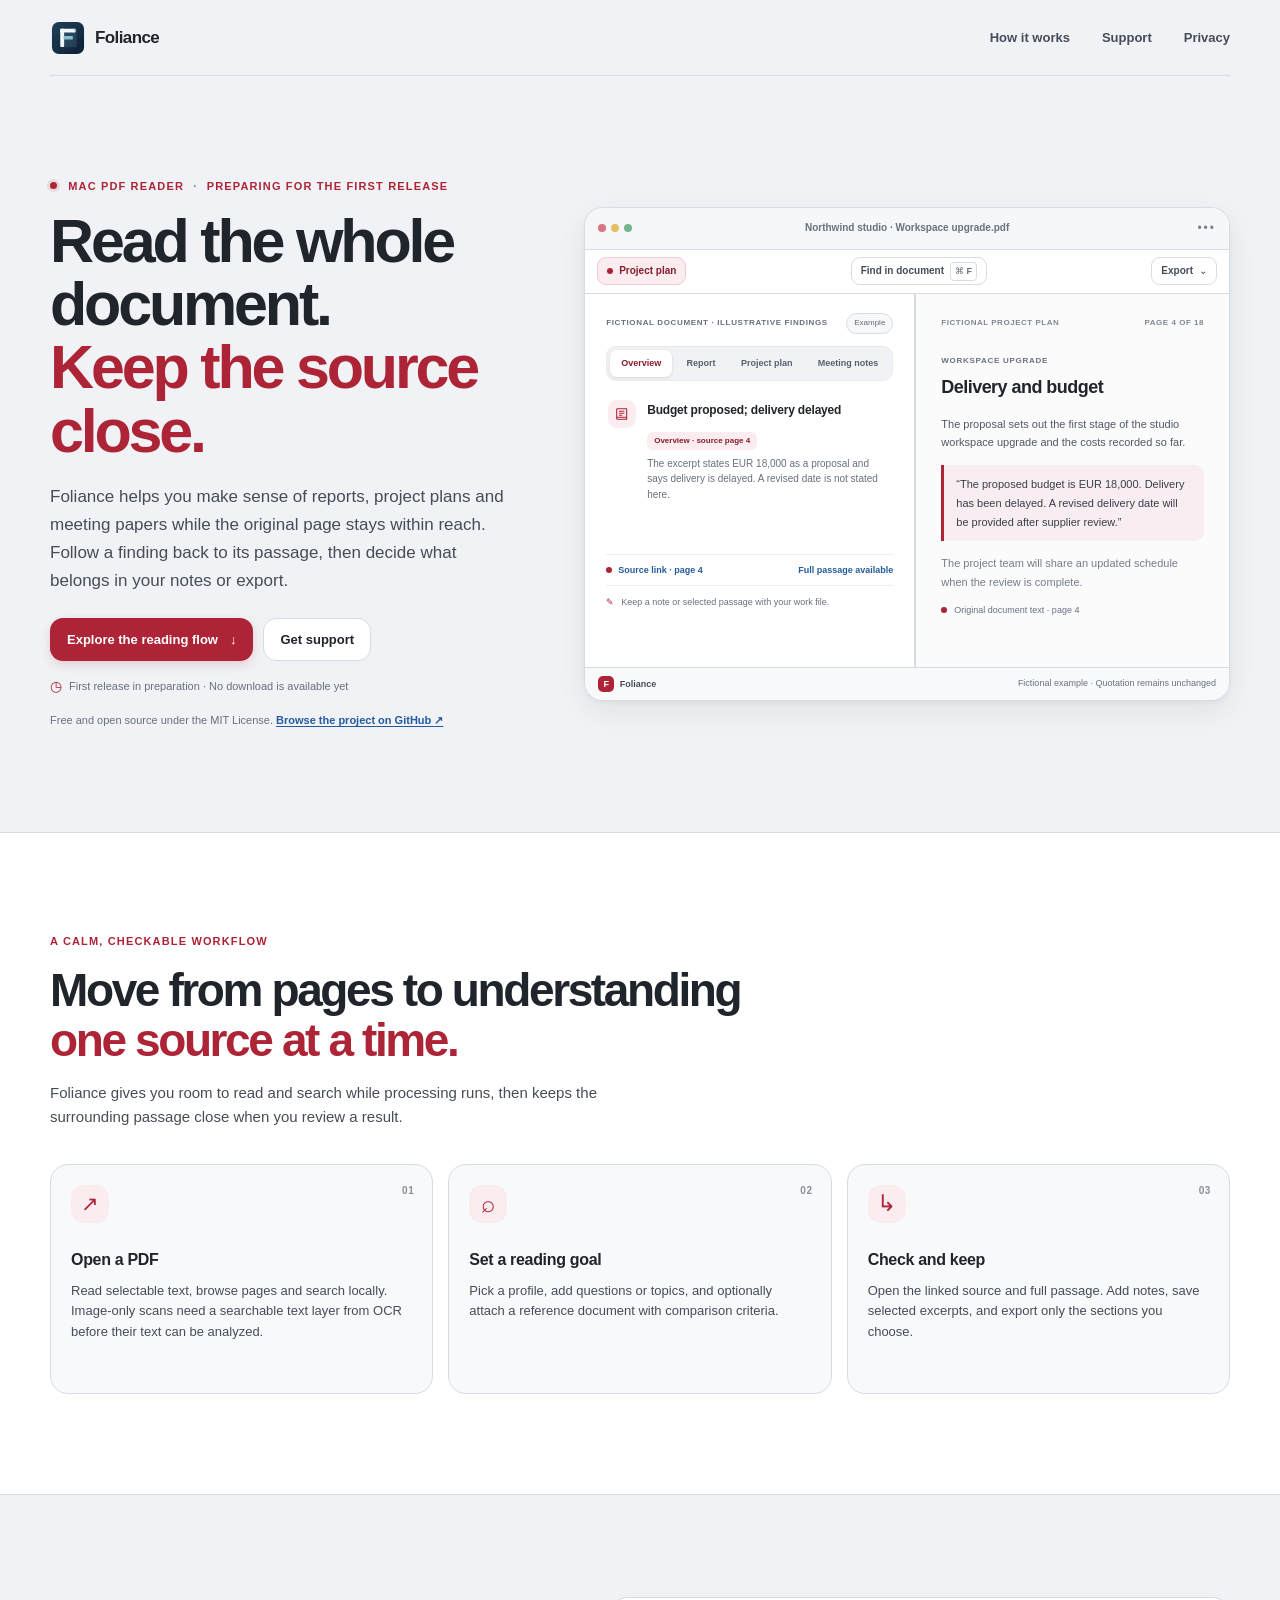
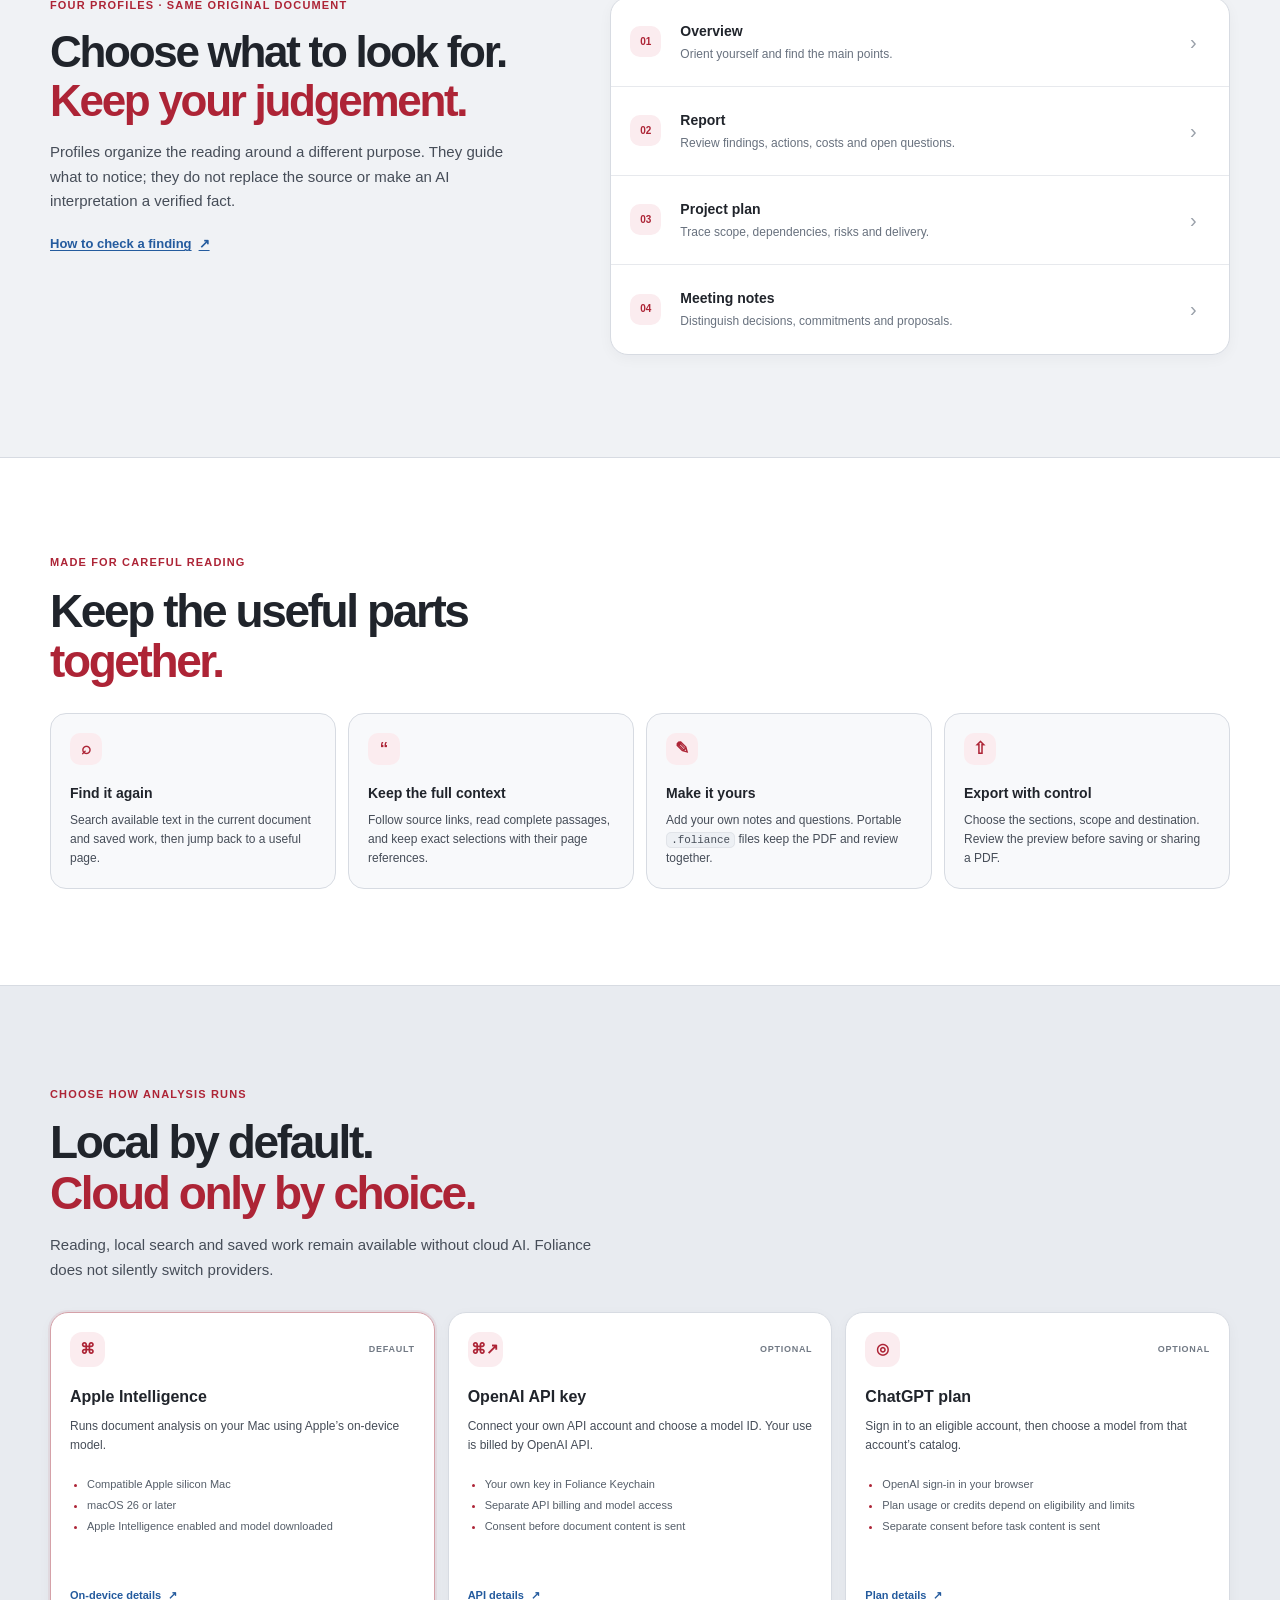
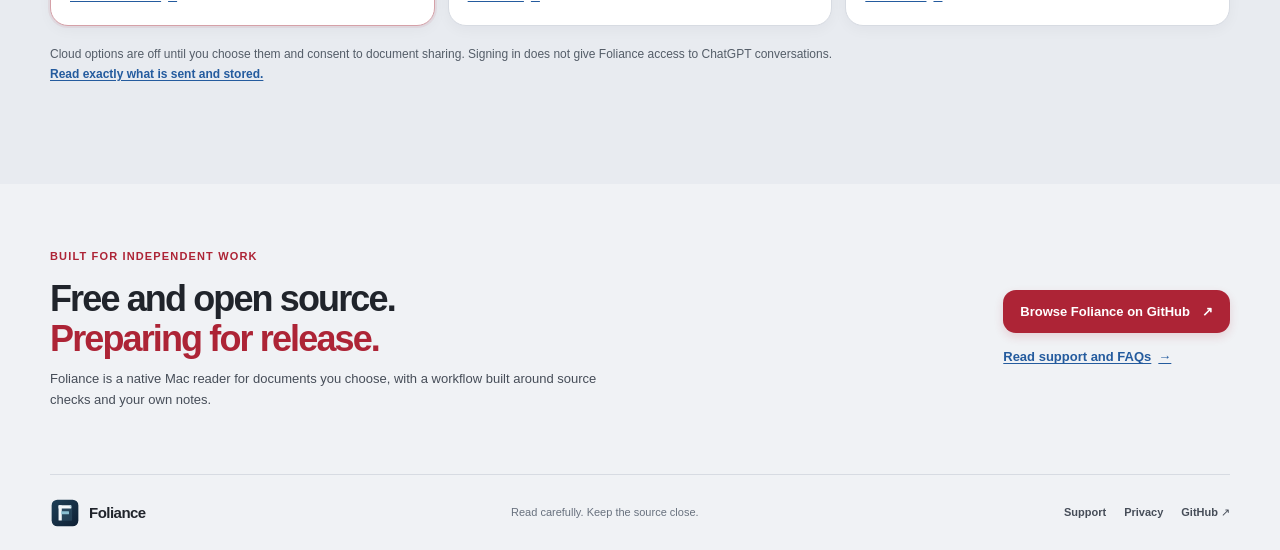
<file: index.html>
<!doctype html>
<html lang="en">
<head>
  <meta charset="utf-8">
  <meta name="viewport" content="width=device-width, initial-scale=1">
  <meta name="color-scheme" content="light">
  <meta name="theme-color" content="#f0f2f5">
  <meta name="description" content="Foliance is a Mac PDF reader for source-linked summaries, useful reading profiles, notes, local search, and export.">
  <title>Foliance — Read with the source in reach</title>
  <link rel="icon" type="image/svg+xml" href="assets/foliance.svg?v=2">
  <link rel="stylesheet" href="style.css">
  <script type="module" src="site.js"></script>
</head>
<body>
  <a class="skip-link" href="#main">Skip to content</a>
  <header class="site-header wrap">
    <a class="brand" href="index.html" aria-label="Foliance home"><img src="assets/foliance.svg?v=2" width="36" height="36" alt=""><span>Foliance</span></a>
    <nav class="site-nav" aria-label="Main navigation"><a href="#reader">How it works</a><a href="support.html">Support</a><a href="privacy.html">Privacy</a></nav>
  </header>

  <main id="main">
    <section class="hero wrap" aria-labelledby="hero-title">
      <div class="hero-copy reveal">
        <p class="eyebrow"><span class="status-dot" aria-hidden="true"></span> Mac PDF reader <span class="eyebrow-divider">·</span> Preparing for the first release</p>
        <h1 id="hero-title">Read the whole document.<br><span>Keep the source close.</span></h1>
        <p class="hero-lede">Foliance helps you make sense of reports, project plans and meeting papers while the original page stays within reach. Follow a finding back to its passage, then decide what belongs in your notes or export.</p>
        <div class="hero-actions"><a class="button button-primary" href="#reader">Explore the reading flow <span aria-hidden="true">↓</span></a><a class="button button-secondary" href="support.html">Get support</a></div>
        <p class="release-note"><span aria-hidden="true">◷</span> First release in preparation · No download is available yet</p>
        <p class="opensource-note">Free and open source under the MIT License. <a href="https://github.com/SyntheticDiz/Foliance">Browse the project on GitHub <span aria-hidden="true">↗</span></a></p>
      </div>

      <div class="workbench-shell reveal" role="group" aria-label="Illustrative Foliance reading view using a fictional document">
        <div class="window-bar"><span class="window-dots" aria-hidden="true"><i></i><i></i><i></i></span><span class="window-title">Northwind studio · Workspace upgrade.pdf</span><span class="window-menu" aria-hidden="true">•••</span></div>
        <div class="workbench-toolbar"><span class="toolbar-chip"><span class="chip-dot"></span> Project plan</span><span class="toolbar-control">Find in document <kbd>⌘ F</kbd></span><span class="toolbar-control">Export <span aria-hidden="true">⌄</span></span></div>
        <div class="mock-columns">
          <section class="mock-review" aria-labelledby="profile-title">
            <div class="review-top"><span class="review-label">FICTIONAL DOCUMENT · ILLUSTRATIVE FINDINGS</span><span class="example-badge">Example</span></div>
            <div class="profile-tabs" role="tablist" aria-label="Explore reading profiles">
              <button id="tab-overview" type="button" role="tab" aria-selected="true" aria-controls="profile-panel" tabindex="0" data-profile="overview">Overview</button>
              <button id="tab-report" type="button" role="tab" aria-selected="false" aria-controls="profile-panel" tabindex="-1" data-profile="report">Report</button>
              <button id="tab-project" type="button" role="tab" aria-selected="false" aria-controls="profile-panel" tabindex="-1" data-profile="project">Project plan</button>
              <button id="tab-meeting" type="button" role="tab" aria-selected="false" aria-controls="profile-panel" tabindex="-1" data-profile="meeting">Meeting notes</button>
            </div>
            <div class="profile-panel" id="profile-panel" role="tabpanel" aria-labelledby="tab-overview" tabindex="0">
              <span class="panel-icon" aria-hidden="true"><svg viewBox="0 0 24 24"><path d="M4 5.5A1.5 1.5 0 0 1 5.5 4H19v16H5.5A1.5 1.5 0 0 1 4 18.5zM4 17h15M8 8h7M8 11h7M8 14h4"/></svg></span>
              <div><h3 id="profile-title">Budget proposed; delivery delayed</h3><span class="profile-status" id="profile-status">Overview · source page 4</span><p id="profile-description">The excerpt states EUR 18,000 as a proposal and says delivery is delayed. A revised date is not stated here.</p></div>
            </div>
            <div class="mock-links"><span><span class="link-dot"></span> Source link · page 4</span><span>Full passage available</span></div>
            <div class="mock-note"><span class="note-icon" aria-hidden="true">✎</span><span>Keep a note or selected passage with your work file.</span></div>
          </section>
          <section class="mock-document" aria-label="Fictional source document excerpt">
            <div class="mock-doc-head"><span>FICTIONAL PROJECT PLAN</span><span>PAGE 4 OF 18</span></div>
            <p class="doc-kicker">WORKSPACE UPGRADE</p><h2>Delivery and budget</h2>
            <p class="doc-copy">The proposal sets out the first stage of the studio workspace upgrade and the costs recorded so far.</p>
            <blockquote>“The proposed budget is EUR 18,000. Delivery has been delayed. A revised delivery date will be provided after supplier review.”</blockquote>
            <p class="doc-copy doc-copy-muted">The project team will share an updated schedule when the review is complete.</p>
            <div class="source-caption"><span class="source-mark" aria-hidden="true"></span> Original document text · page 4</div>
          </section>
        </div>
        <div class="workbench-foot"><span><b>F</b> Foliance</span><span>Fictional example · Quotation remains unchanged</span></div>
      </div>
    </section>

    <section class="flow-section" id="reader" aria-labelledby="flow-title">
      <div class="wrap">
        <div class="section-heading reveal"><p class="eyebrow">A calm, checkable workflow</p><h2 id="flow-title">Move from pages to understanding<br><span>one source at a time.</span></h2><p>Foliance gives you room to read and search while processing runs, then keeps the surrounding passage close when you review a result.</p></div>
        <div class="flow-grid">
          <article class="flow-card reveal"><span class="flow-step">01</span><div class="flow-symbol symbol-file" aria-hidden="true">↗</div><h3>Open a PDF</h3><p>Read selectable text, browse pages and search locally. Image-only scans need a searchable text layer from OCR before their text can be analyzed.</p></article>
          <article class="flow-card reveal"><span class="flow-step">02</span><div class="flow-symbol symbol-focus" aria-hidden="true">⌕</div><h3>Set a reading goal</h3><p>Pick a profile, add questions or topics, and optionally attach a reference document with comparison criteria.</p></article>
          <article class="flow-card reveal"><span class="flow-step">03</span><div class="flow-symbol symbol-source" aria-hidden="true">↳</div><h3>Check and keep</h3><p>Open the linked source and full passage. Add notes, save selected excerpts, and export only the sections you choose.</p></article>
        </div>
      </div>
    </section>

    <section class="profiles-section wrap" aria-labelledby="profiles-title">
      <div class="profiles-copy reveal"><p class="eyebrow">Four profiles · same original document</p><h2 id="profiles-title">Choose what to look for.<br><span>Keep your judgement.</span></h2><p>Profiles organize the reading around a different purpose. They guide what to notice; they do not replace the source or make an AI interpretation a verified fact.</p><a class="inline-link" href="support.html#check-a-finding">How to check a finding <span aria-hidden="true">↗</span></a></div>
      <div class="profile-list reveal">
        <article><span class="profile-number">01</span><div><h3>Overview</h3><p>Orient yourself and find the main points.</p></div><span class="list-chevron" aria-hidden="true">›</span></article>
        <article><span class="profile-number">02</span><div><h3>Report</h3><p>Review findings, actions, costs and open questions.</p></div><span class="list-chevron" aria-hidden="true">›</span></article>
        <article><span class="profile-number">03</span><div><h3>Project plan</h3><p>Trace scope, dependencies, risks and delivery.</p></div><span class="list-chevron" aria-hidden="true">›</span></article>
        <article><span class="profile-number">04</span><div><h3>Meeting notes</h3><p>Distinguish decisions, commitments and proposals.</p></div><span class="list-chevron" aria-hidden="true">›</span></article>
      </div>
    </section>

    <section class="features-section" aria-labelledby="features-title">
      <div class="wrap"><div class="section-heading reveal"><p class="eyebrow">Made for careful reading</p><h2 id="features-title">Keep the useful parts<br><span>together.</span></h2></div>
        <div class="feature-grid">
          <article class="feature-card reveal"><span class="feature-icon">⌕</span><h3>Find it again</h3><p>Search available text in the current document and saved work, then jump back to a useful page.</p></article>
          <article class="feature-card reveal"><span class="feature-icon">“</span><h3>Keep the full context</h3><p>Follow source links, read complete passages, and keep exact selections with their page references.</p></article>
          <article class="feature-card reveal"><span class="feature-icon">✎</span><h3>Make it yours</h3><p>Add your own notes and questions. Portable <code>.foliance</code> files keep the PDF and review together.</p></article>
          <article class="feature-card reveal"><span class="feature-icon">⇧</span><h3>Export with control</h3><p>Choose the sections, scope and destination. Review the preview before saving or sharing a PDF.</p></article>
        </div>
      </div>
    </section>

    <section class="ai-section" aria-labelledby="ai-title">
      <div class="wrap"><div class="ai-heading reveal"><p class="eyebrow">Choose how analysis runs</p><h2 id="ai-title">Local by default.<br><span>Cloud only by choice.</span></h2><p>Reading, local search and saved work remain available without cloud AI. Foliance does not silently switch providers.</p></div>
        <div class="ai-grid">
          <article class="ai-card ai-default reveal"><div class="ai-card-top"><span class="provider-icon apple-icon" aria-hidden="true">⌘</span><span class="provider-tag">DEFAULT</span></div><h3>Apple Intelligence</h3><p>Runs document analysis on your Mac using Apple’s on-device model.</p><ul><li>Compatible Apple silicon Mac</li><li>macOS 26 or later</li><li>Apple Intelligence enabled and model downloaded</li></ul><a class="inline-link" href="privacy.html#apple-intelligence">On-device details <span aria-hidden="true">↗</span></a></article>
          <article class="ai-card reveal"><div class="ai-card-top"><span class="provider-icon api-icon" aria-hidden="true">⌘↗</span><span class="provider-tag">OPTIONAL</span></div><h3>OpenAI API key</h3><p>Connect your own API account and choose a model ID. Your use is billed by OpenAI API.</p><ul><li>Your own key in Foliance Keychain</li><li>Separate API billing and model access</li><li>Consent before document content is sent</li></ul><a class="inline-link" href="privacy.html#openai-api">API details <span aria-hidden="true">↗</span></a></article>
          <article class="ai-card reveal"><div class="ai-card-top"><span class="provider-icon plan-icon" aria-hidden="true">◎</span><span class="provider-tag">OPTIONAL</span></div><h3>ChatGPT plan</h3><p>Sign in to an eligible account, then choose a model from that account’s catalog.</p><ul><li>OpenAI sign-in in your browser</li><li>Plan usage or credits depend on eligibility and limits</li><li>Separate consent before task content is sent</li></ul><a class="inline-link" href="privacy.html#chatgpt-plan">Plan details <span aria-hidden="true">↗</span></a></article>
        </div>
        <p class="ai-disclosure reveal">Cloud options are off until you choose them and consent to document sharing. Signing in does not give Foliance access to ChatGPT conversations. <a href="privacy.html">Read exactly what is sent and stored.</a></p>
      </div>
    </section>

    <section class="closing-section wrap reveal"><div><p class="eyebrow">Built for independent work</p><h2>Free and open source.<br><span>Preparing for release.</span></h2><p>Foliance is a native Mac reader for documents you choose, with a workflow built around source checks and your own notes.</p></div><div class="closing-actions"><a class="button button-primary" href="https://github.com/SyntheticDiz/Foliance">Browse Foliance on GitHub <span aria-hidden="true">↗</span></a><a class="inline-link" href="support.html">Read support and FAQs <span aria-hidden="true">→</span></a></div></section>
  </main>

  <footer class="site-footer wrap"><a class="brand" href="index.html"><img src="assets/foliance.svg?v=2" width="30" height="30" alt=""><span>Foliance</span></a><p>Read carefully. Keep the source close.</p><nav aria-label="Footer navigation"><a href="support.html">Support</a><a href="privacy.html">Privacy</a><a href="https://github.com/SyntheticDiz/Foliance">GitHub <span aria-hidden="true">↗</span></a></nav></footer>
</body>
</html>
</file>
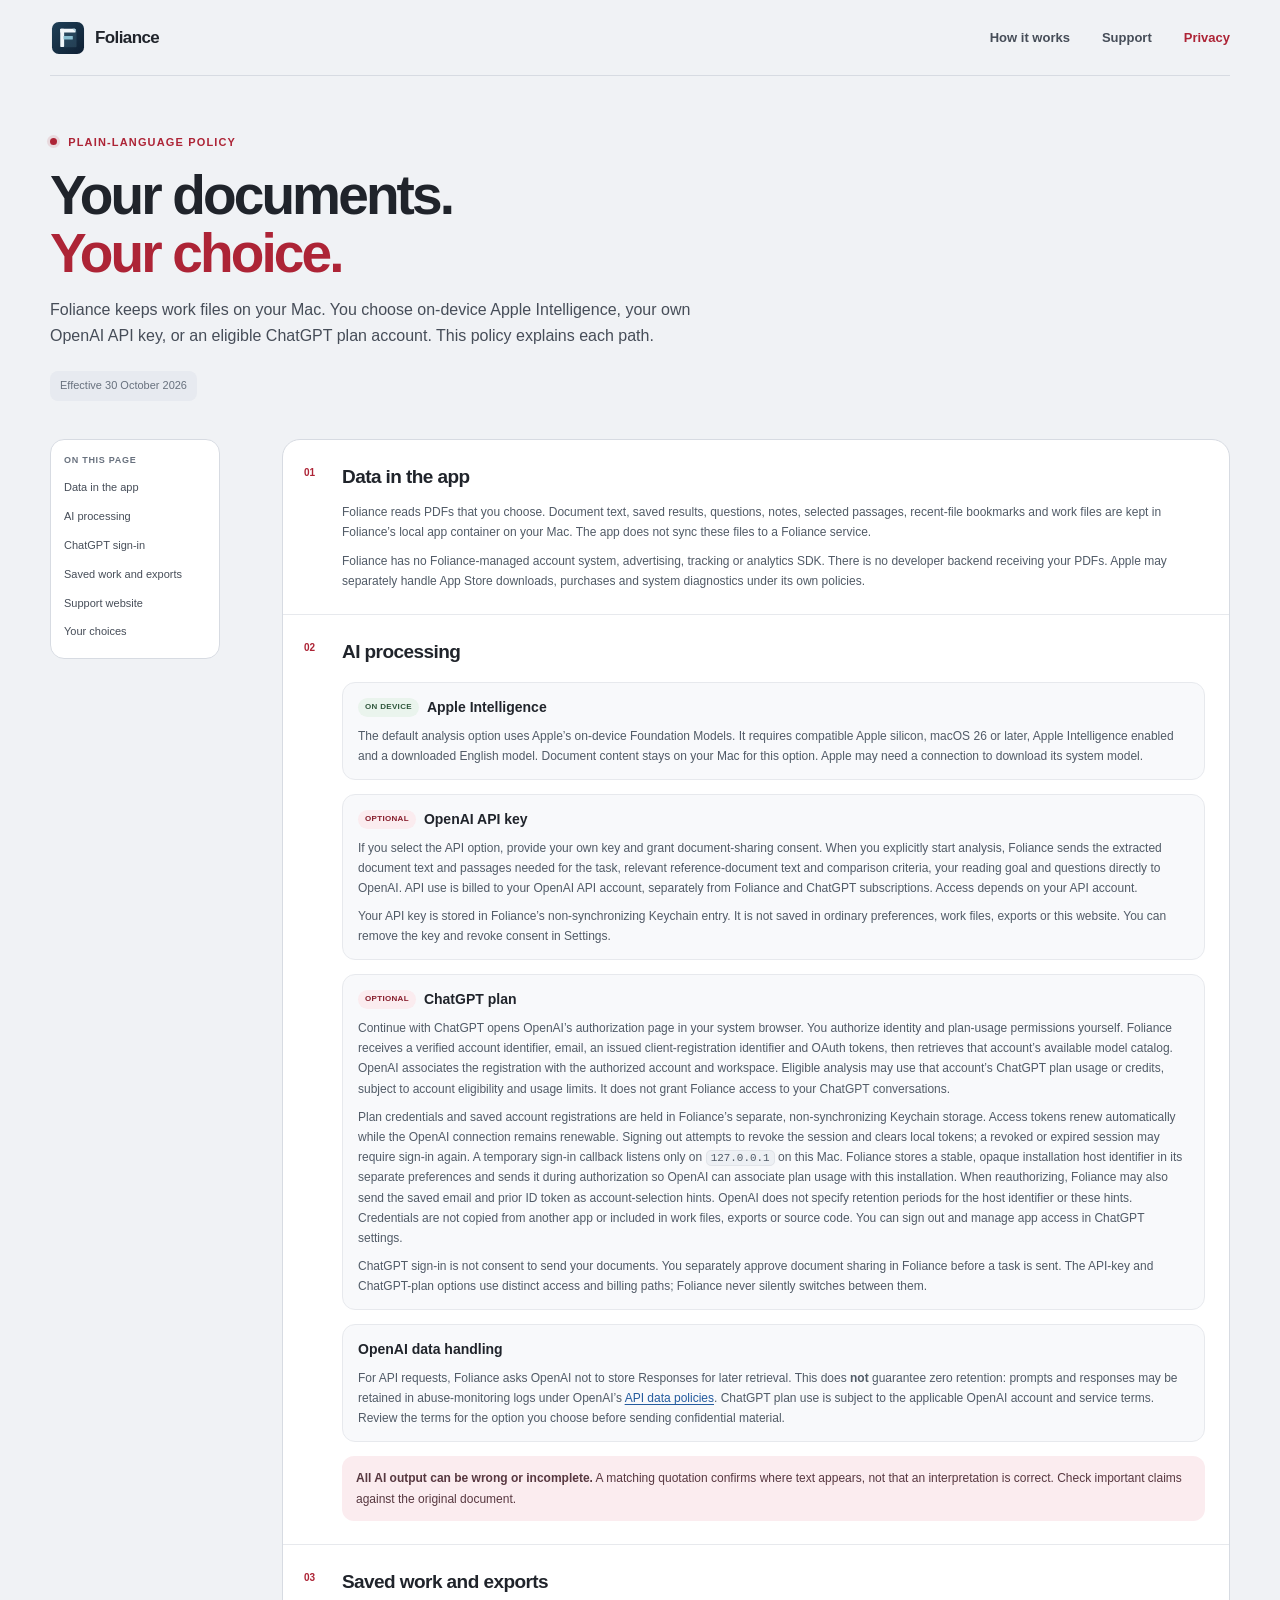
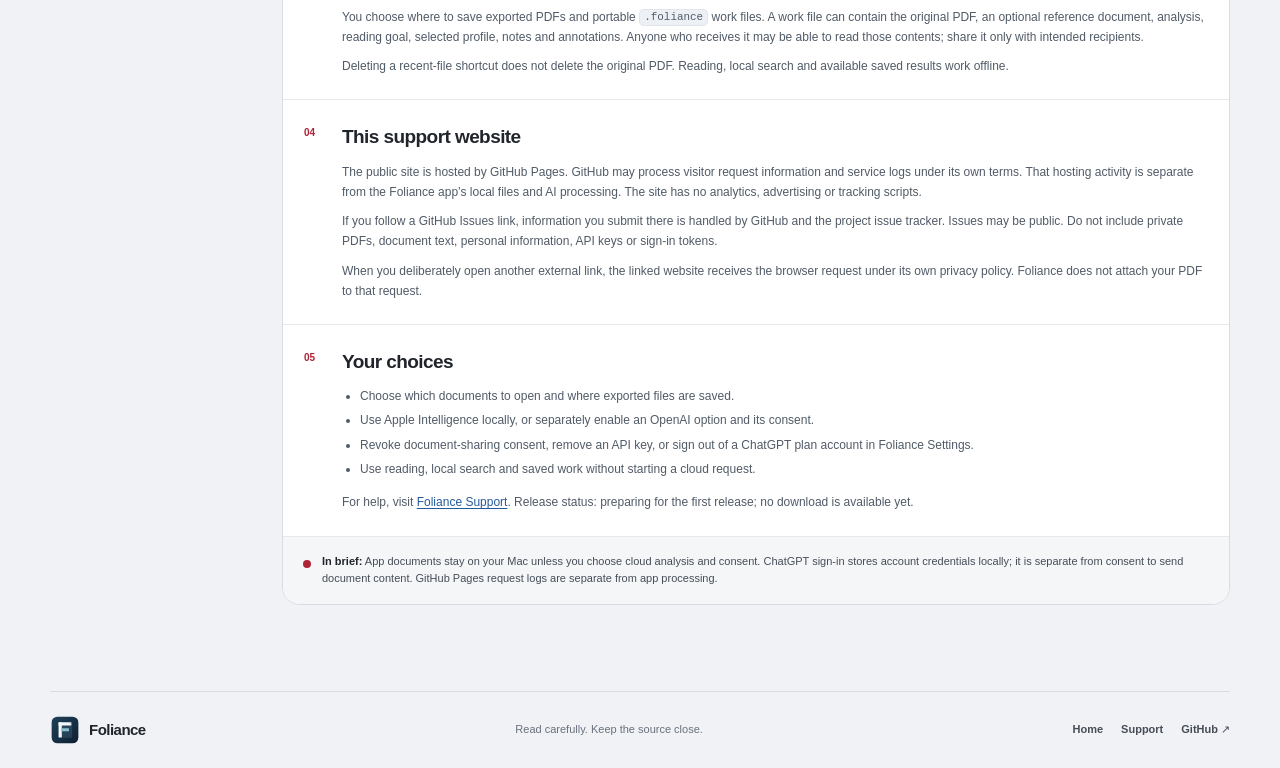
<file: privacy.html>
<!doctype html>
<html lang="en">
<head>
  <meta charset="utf-8"><meta name="viewport" content="width=device-width, initial-scale=1"><meta name="color-scheme" content="light"><meta name="theme-color" content="#f0f2f5">
  <meta name="description" content="Foliance privacy policy: local files, on-device and optional cloud AI, account sign-in, exports, and GitHub Pages hosting.">
  <title>Privacy — Foliance</title><link rel="icon" type="image/svg+xml" href="assets/foliance.svg?v=2"><link rel="stylesheet" href="style.css">
</head>
<body>
  <a class="skip-link" href="#main">Skip to content</a>
  <header class="site-header wrap"><a class="brand" href="index.html" aria-label="Foliance home"><img src="assets/foliance.svg?v=2" width="36" height="36" alt=""><span>Foliance</span></a><nav class="site-nav" aria-label="Main navigation"><a href="index.html#reader">How it works</a><a href="support.html">Support</a><a href="privacy.html" aria-current="page">Privacy</a></nav></header>
  <main id="main" class="page-main wrap privacy-main">
    <section class="page-intro"><p class="eyebrow"><span class="status-dot" aria-hidden="true"></span> PLAIN-LANGUAGE POLICY</p><h1>Your documents.<br><span>Your choice.</span></h1><p class="page-lede">Foliance keeps work files on your Mac. You choose on-device Apple Intelligence, your own OpenAI API key, or an eligible ChatGPT plan account. This policy explains each path.</p><p class="effective-date">Effective 30 October 2026</p></section>
    <div class="privacy-layout">
      <nav class="policy-nav" aria-label="On this page"><span>ON THIS PAGE</span><a href="#app-data">Data in the app</a><a href="#ai-processing">AI processing</a><a href="#chatgpt-plan">ChatGPT sign-in</a><a href="#files">Saved work and exports</a><a href="#website">Support website</a><a href="#choices">Your choices</a></nav>
      <article class="policy-content">
        <section class="policy-section" id="app-data"><span class="policy-index">01</span><h2>Data in the app</h2><p>Foliance reads PDFs that you choose. Document text, saved results, questions, notes, selected passages, recent-file bookmarks and work files are kept in Foliance’s local app container on your Mac. The app does not sync these files to a Foliance service.</p><p>Foliance has no Foliance-managed account system, advertising, tracking or analytics SDK. There is no developer backend receiving your PDFs. Apple may separately handle App Store downloads, purchases and system diagnostics under its own policies.</p></section>

        <section class="policy-section" id="ai-processing"><span class="policy-index">02</span><h2>AI processing</h2><div class="policy-option" id="apple-intelligence"><h3><span class="provider-pill provider-local">On device</span> Apple Intelligence</h3><p>The default analysis option uses Apple’s on-device Foundation Models. It requires compatible Apple silicon, macOS 26 or later, Apple Intelligence enabled and a downloaded English model. Document content stays on your Mac for this option. Apple may need a connection to download its system model.</p></div>
          <div class="policy-option" id="openai-api"><h3><span class="provider-pill">Optional</span> OpenAI API key</h3><p>If you select the API option, provide your own key and grant document-sharing consent. When you explicitly start analysis, Foliance sends the extracted document text and passages needed for the task, relevant reference-document text and comparison criteria, your reading goal and questions directly to OpenAI. API use is billed to your OpenAI API account, separately from Foliance and ChatGPT subscriptions. Access depends on your API account.</p><p>Your API key is stored in Foliance’s non-synchronizing Keychain entry. It is not saved in ordinary preferences, work files, exports or this website. You can remove the key and revoke consent in Settings.</p></div>
          <div class="policy-option" id="chatgpt-plan"><h3><span class="provider-pill">Optional</span> ChatGPT plan</h3><p>Continue with ChatGPT opens OpenAI’s authorization page in your system browser. You authorize identity and plan-usage permissions yourself. Foliance receives a verified account identifier, email, an issued client-registration identifier and OAuth tokens, then retrieves that account’s available model catalog. OpenAI associates the registration with the authorized account and workspace. Eligible analysis may use that account’s ChatGPT plan usage or credits, subject to account eligibility and usage limits. It does not grant Foliance access to your ChatGPT conversations.</p><p>Plan credentials and saved account registrations are held in Foliance’s separate, non-synchronizing Keychain storage. Access tokens renew automatically while the OpenAI connection remains renewable. Signing out attempts to revoke the session and clears local tokens; a revoked or expired session may require sign-in again. A temporary sign-in callback listens only on <code>127.0.0.1</code> on this Mac. Foliance stores a stable, opaque installation host identifier in its separate preferences and sends it during authorization so OpenAI can associate plan usage with this installation. When reauthorizing, Foliance may also send the saved email and prior ID token as account-selection hints. OpenAI does not specify retention periods for the host identifier or these hints. Credentials are not copied from another app or included in work files, exports or source code. You can sign out and manage app access in ChatGPT settings.</p><p>ChatGPT sign-in is not consent to send your documents. You separately approve document sharing in Foliance before a task is sent. The API-key and ChatGPT-plan options use distinct access and billing paths; Foliance never silently switches between them.</p></div>
          <div class="policy-option"><h3>OpenAI data handling</h3><p>For API requests, Foliance asks OpenAI not to store Responses for later retrieval. This does <strong>not</strong> guarantee zero retention: prompts and responses may be retained in abuse-monitoring logs under OpenAI’s <a href="https://developers.openai.com/api/docs/guides/your-data">API data policies</a>. ChatGPT plan use is subject to the applicable OpenAI account and service terms. Review the terms for the option you choose before sending confidential material.</p></div>
          <p class="policy-callout"><strong>All AI output can be wrong or incomplete.</strong> A matching quotation confirms where text appears, not that an interpretation is correct. Check important claims against the original document.</p>
        </section>

        <section class="policy-section" id="files"><span class="policy-index">03</span><h2>Saved work and exports</h2><p>You choose where to save exported PDFs and portable <code>.foliance</code> work files. A work file can contain the original PDF, an optional reference document, analysis, reading goal, selected profile, notes and annotations. Anyone who receives it may be able to read those contents; share it only with intended recipients.</p><p>Deleting a recent-file shortcut does not delete the original PDF. Reading, local search and available saved results work offline.</p></section>

        <section class="policy-section" id="website"><span class="policy-index">04</span><h2>This support website</h2><p>The public site is hosted by GitHub Pages. GitHub may process visitor request information and service logs under its own terms. That hosting activity is separate from the Foliance app’s local files and AI processing. The site has no analytics, advertising or tracking scripts.</p><p>If you follow a GitHub Issues link, information you submit there is handled by GitHub and the project issue tracker. Issues may be public. Do not include private PDFs, document text, personal information, API keys or sign-in tokens.</p><p>When you deliberately open another external link, the linked website receives the browser request under its own privacy policy. Foliance does not attach your PDF to that request.</p></section>

        <section class="policy-section" id="choices"><span class="policy-index">05</span><h2>Your choices</h2><ul class="choice-list"><li>Choose which documents to open and where exported files are saved.</li><li>Use Apple Intelligence locally, or separately enable an OpenAI option and its consent.</li><li>Revoke document-sharing consent, remove an API key, or sign out of a ChatGPT plan account in Foliance Settings.</li><li>Use reading, local search and saved work without starting a cloud request.</li></ul><p>For help, visit <a href="support.html">Foliance Support</a>. Release status: preparing for the first release; no download is available yet.</p></section>
        <div class="policy-endnote"><span class="endnote-mark" aria-hidden="true"></span><p><strong>In brief:</strong> App documents stay on your Mac unless you choose cloud analysis and consent. ChatGPT sign-in stores account credentials locally; it is separate from consent to send document content. GitHub Pages request logs are separate from app processing.</p></div>
      </article>
    </div>
  </main>
  <footer class="site-footer wrap"><a class="brand" href="index.html"><img src="assets/foliance.svg?v=2" width="30" height="30" alt=""><span>Foliance</span></a><p>Read carefully. Keep the source close.</p><nav aria-label="Footer navigation"><a href="index.html">Home</a><a href="support.html">Support</a><a href="https://github.com/SyntheticDiz/Foliance">GitHub <span aria-hidden="true">↗</span></a></nav></footer>
</body>
</html>
</file>
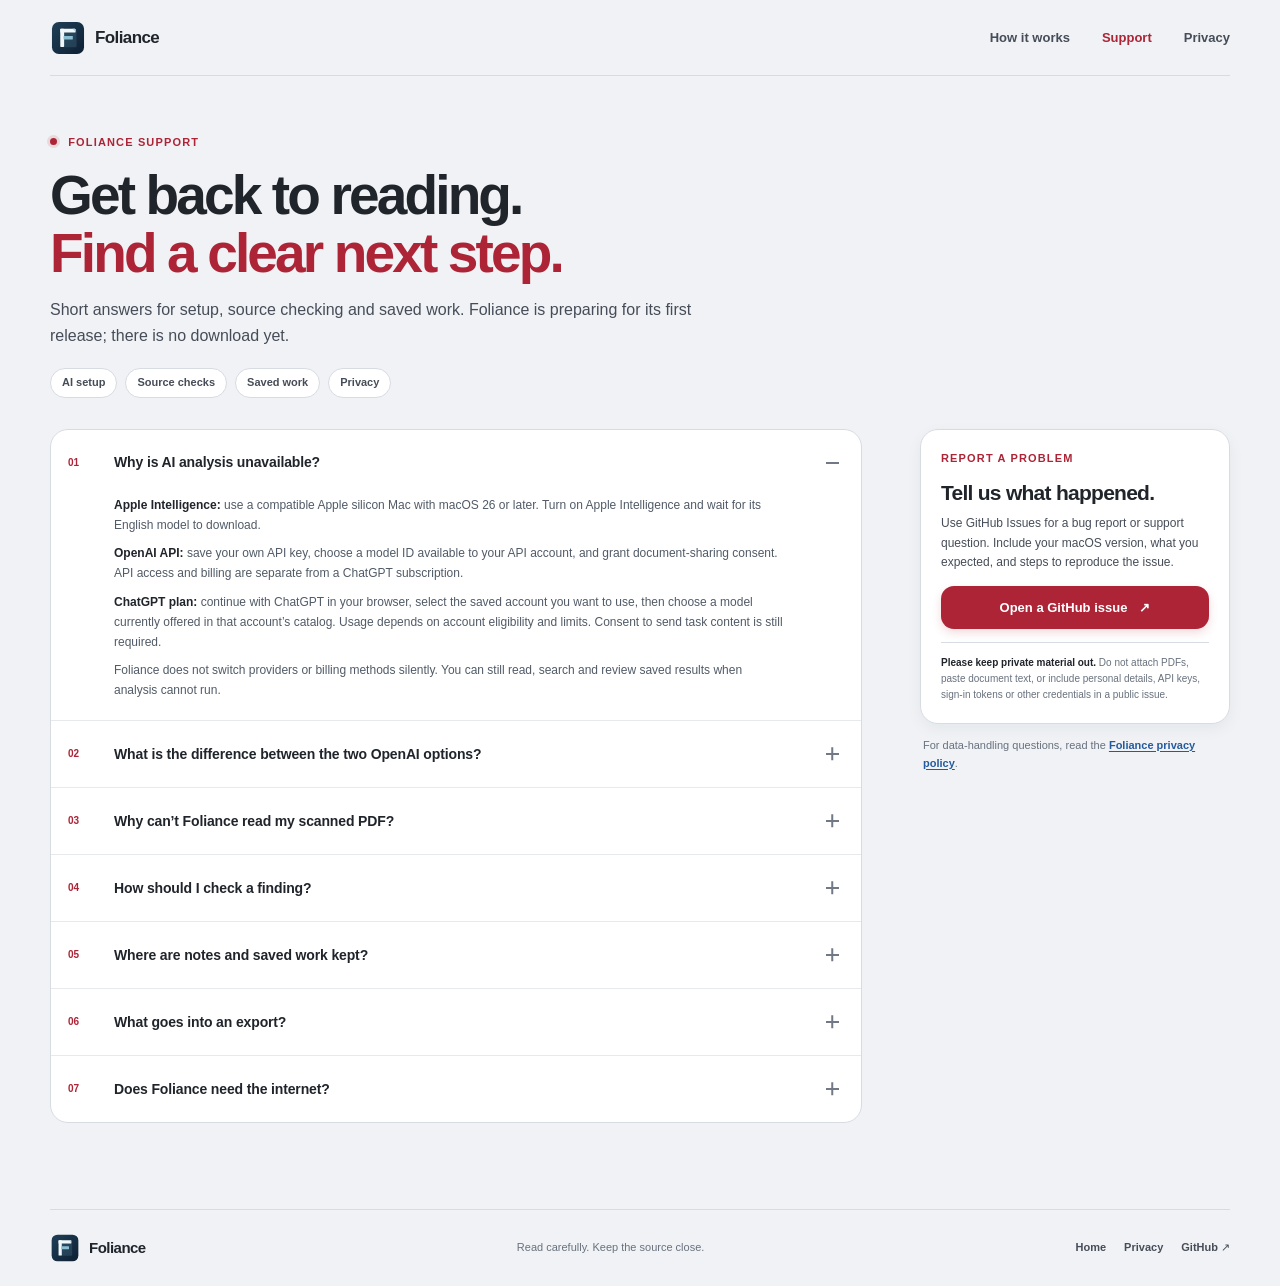
<file: support.html>
<!doctype html>
<html lang="en">
<head>
  <meta charset="utf-8"><meta name="viewport" content="width=device-width, initial-scale=1"><meta name="color-scheme" content="light"><meta name="theme-color" content="#f0f2f5">
  <meta name="description" content="Foliance support for local and cloud AI, scanned PDFs, source checks, saved work, and export.">
  <title>Support — Foliance</title><link rel="icon" type="image/svg+xml" href="assets/foliance.svg?v=2"><link rel="stylesheet" href="style.css">
</head>
<body>
  <a class="skip-link" href="#main">Skip to content</a>
  <header class="site-header wrap"><a class="brand" href="index.html" aria-label="Foliance home"><img src="assets/foliance.svg?v=2" width="36" height="36" alt=""><span>Foliance</span></a><nav class="site-nav" aria-label="Main navigation"><a href="index.html#reader">How it works</a><a href="support.html" aria-current="page">Support</a><a href="privacy.html">Privacy</a></nav></header>
  <main id="main" class="page-main wrap">
    <section class="page-intro"><p class="eyebrow"><span class="status-dot" aria-hidden="true"></span> FOLIANCE SUPPORT</p><h1>Get back to reading.<br><span>Find a clear next step.</span></h1><p class="page-lede">Short answers for setup, source checking and saved work. Foliance is preparing for its first release; there is no download yet.</p><div class="support-chips"><a href="#ai-unavailable">AI setup</a><a href="#check-a-finding">Source checks</a><a href="#saved-work">Saved work</a><a href="privacy.html">Privacy</a></div></section>
    <div class="support-layout">
      <section class="faq-list" aria-label="Frequently asked questions">
        <details class="faq-item" id="ai-unavailable" open><summary><span class="faq-number">01</span><span>Why is AI analysis unavailable?</span><span class="summary-plus" aria-hidden="true"></span></summary><div class="faq-answer">
          <p><strong>Apple Intelligence:</strong> use a compatible Apple silicon Mac with macOS 26 or later. Turn on Apple Intelligence and wait for its English model to download.</p>
          <p><strong>OpenAI API:</strong> save your own API key, choose a model ID available to your API account, and grant document-sharing consent. API access and billing are separate from a ChatGPT subscription.</p>
          <p><strong>ChatGPT plan:</strong> continue with ChatGPT in your browser, select the saved account you want to use, then choose a model currently offered in that account’s catalog. Usage depends on account eligibility and limits. Consent to send task content is still required.</p>
          <p>Foliance does not switch providers or billing methods silently. You can still read, search and review saved results when analysis cannot run.</p>
        </div></details>
        <details class="faq-item"><summary><span class="faq-number">02</span><span>What is the difference between the two OpenAI options?</span><span class="summary-plus" aria-hidden="true"></span></summary><div class="faq-answer">
          <p>The <strong>OpenAI API</strong> option uses your API key and your API account’s separate billing. You choose a model ID that your API account can access.</p>
          <p>The <strong>ChatGPT plan</strong> option signs in to an eligible ChatGPT account and uses its available plan usage or credits. Foliance shows models returned by that account; access and limits can change. Signing in does not give Foliance access to your ChatGPT conversations.</p>
          <p>Both options require separate consent before document text is sent. See the <a href="privacy.html#ai-processing">privacy details</a>.</p>
        </div></details>
        <details class="faq-item"><summary><span class="faq-number">03</span><span>Why can’t Foliance read my scanned PDF?</span><span class="summary-plus" aria-hidden="true"></span></summary><div class="faq-answer">
          <p>A scan may contain only page images, with no selectable text. Foliance needs a text layer to search, quote and link back to a passage.</p>
          <p>Run OCR with a tool you trust, then open the searchable PDF. Check recognized text against the original scan, especially figures, dates and tables. OCR can make mistakes.</p>
        </div></details>
        <details class="faq-item" id="check-a-finding"><summary><span class="faq-number">04</span><span>How should I check a finding?</span><span class="summary-plus" aria-hidden="true"></span></summary><div class="faq-answer">
          <p>Open the source link and read the full surrounding passage in the PDF. Verify numbers, dates, conditions, exceptions and who said what.</p>
          <p>A matching quotation helps confirm where a passage came from; it does not prove that an interpretation is correct. Treat AI output as a reading aid and rely on the original document when something is uncertain.</p>
        </div></details>
        <details class="faq-item" id="saved-work"><summary><span class="faq-number">05</span><span>Where are notes and saved work kept?</span><span class="summary-plus" aria-hidden="true"></span></summary><div class="faq-answer">
          <p>Foliance stores its working data and recent-file bookmarks in its own local app container. You choose where to save exported PDFs and portable <code>.foliance</code> work files.</p>
          <p>A work file can include the original PDF, reference document, results, reading goal, notes and selected passages. Anyone with the file may be able to read that information, so share it only with intended recipients. Removing a recent-file entry does not delete the original PDF.</p>
        </div></details>
        <details class="faq-item"><summary><span class="faq-number">06</span><span>What goes into an export?</span><span class="summary-plus" aria-hidden="true"></span></summary><div class="faq-answer">
          <p>Choose the sections and scope in the export window, inspect the preview and filename, then select a save location. Depending on your choices, a PDF may contain source passages, your notes or saved excerpts.</p>
          <p>Foliance does not upload exported files. Review the preview before sharing a copy.</p>
        </div></details>
        <details class="faq-item"><summary><span class="faq-number">07</span><span>Does Foliance need the internet?</span><span class="summary-plus" aria-hidden="true"></span></summary><div class="faq-answer">
          <p>Reading, local search and saved work are available offline. Apple may need a connection to download its on-device model. OpenAI API and ChatGPT plan analysis need an internet connection for their requests or sign-in.</p>
          <p>For either cloud option, Foliance asks for document-sharing consent before sending task content. Opening an external website link sends a browser request to that site under its own policy.</p>
        </div></details>
      </section>
      <aside class="support-aside"><div class="aside-card"><p class="eyebrow">REPORT A PROBLEM</p><h2>Tell us what happened.</h2><p>Use GitHub Issues for a bug report or support question. Include your macOS version, what you expected, and steps to reproduce the issue.</p><a class="button button-primary button-wide" href="https://github.com/SyntheticDiz/Foliance/issues/new">Open a GitHub issue <span aria-hidden="true">↗</span></a><p class="privacy-reminder"><strong>Please keep private material out.</strong> Do not attach PDFs, paste document text, or include personal details, API keys, sign-in tokens or other credentials in a public issue.</p></div><p class="aside-note">For data-handling questions, read the <a href="privacy.html">Foliance privacy policy</a>.</p></aside>
    </div>
  </main>
  <footer class="site-footer wrap"><a class="brand" href="index.html"><img src="assets/foliance.svg?v=2" width="30" height="30" alt=""><span>Foliance</span></a><p>Read carefully. Keep the source close.</p><nav aria-label="Footer navigation"><a href="index.html">Home</a><a href="privacy.html">Privacy</a><a href="https://github.com/SyntheticDiz/Foliance">GitHub <span aria-hidden="true">↗</span></a></nav></footer>
</body>
</html>
</file>
<file: style.css>
:root {
  color-scheme: light;
  --bg: #f0f2f5;
  --surface: #fff;
  --surface-soft: #f8f9fb;
  --border: #d7dbe2;
  --border-strong: #c5cad3;
  --ink: #20242b;
  --ink-soft: #464d58;
  --muted: #68717e;
  --brand: #ad2436;
  --brand-deep: #861c2b;
  --brand-soft: #fbecef;
  --blue: #245b9e;
  --shadow: 0 10px 28px rgb(28 37 50 / 7%), 0 2px 5px rgb(28 37 50 / 4%);
  --radius: 18px;
  --font: -apple-system, BlinkMacSystemFont, "Segoe UI", sans-serif;
}

* { box-sizing: border-box; }
html { scroll-behavior: smooth; scroll-padding-top: 92px; }
body { margin: 0; color: var(--ink); background: var(--bg); font: 15px/1.62 var(--font); -webkit-font-smoothing: antialiased; }
a { color: var(--blue); text-underline-offset: .18em; }
a:hover { color: var(--brand-deep); }
a:focus-visible, button:focus-visible, summary:focus-visible { outline: 3px solid var(--blue); outline-offset: 4px; border-radius: 7px; }
button { font: inherit; }
p { margin-top: 0; }
code { padding: .12em .38em; background: #edf0f4; border: 1px solid #e1e4e9; border-radius: 5px; font-size: .91em; }
.wrap { width: min(1180px, calc(100% - 52px)); margin-inline: auto; }
.skip-link { position: absolute; z-index: 9; top: 10px; left: 10px; transform: translateY(-160%); padding: 10px 14px; color: white; background: var(--ink); border-radius: 10px; }
.skip-link:focus { transform: translateY(0); }

.site-header { position: relative; z-index: 2; min-height: 76px; display: flex; align-items: center; justify-content: space-between; border-bottom: 1px solid var(--border); }
.brand { display: inline-flex; align-items: center; gap: 9px; color: var(--ink); text-decoration: none; font-size: 17px; font-weight: 720; letter-spacing: -.035em; }
.brand img { border-radius: 9px; }
.site-nav, .site-footer nav { display: flex; align-items: center; gap: clamp(16px, 2.6vw, 32px); }
.site-nav a, .site-footer nav a { color: var(--ink-soft); text-decoration: none; font-size: 13px; font-weight: 560; }
.site-nav a:hover, .site-footer nav a:hover, .site-nav a[aria-current="page"] { color: var(--brand); }

.hero { display: grid; grid-template-columns: minmax(0, .83fr) minmax(470px, 1.17fr); align-items: center; gap: clamp(34px, 6vw, 76px); padding-block: clamp(58px, 8vw, 102px) clamp(70px, 8vw, 104px); }
.hero-copy { max-width: 510px; }
.eyebrow { margin: 0 0 15px; color: var(--brand); font-size: 11px; font-weight: 750; letter-spacing: .105em; line-height: 1.5; text-transform: uppercase; }
.status-dot { display: inline-block; width: 7px; height: 7px; margin-right: 7px; vertical-align: 1px; border-radius: 50%; background: var(--brand); box-shadow: 0 0 0 3px rgb(173 36 54 / 12%); }
.eyebrow-divider { margin-inline: 5px; color: var(--muted); }
h1, h2, h3 { margin-top: 0; }
h1, .section-heading h2, .profiles-copy h2, .ai-heading h2, .closing-section h2, .page-intro h1 { letter-spacing: -.052em; }
h1 { margin-bottom: 20px; font-size: clamp(38px, 4.8vw, 61px); font-weight: 720; line-height: 1.04; }
h1 span, .section-heading h2 span, .profiles-copy h2 span, .ai-heading h2 span, .closing-section h2 span, .page-intro h1 span { color: var(--brand); }
.hero-lede { max-width: 500px; margin-bottom: 23px; color: var(--ink-soft); font-size: 17px; line-height: 1.65; }
.hero-actions { display: flex; flex-wrap: wrap; align-items: center; gap: 10px; }
.button { display: inline-flex; min-height: 43px; align-items: center; justify-content: center; gap: 12px; padding: 0 16px; border: 1px solid transparent; border-radius: 13px; text-decoration: none; font-size: 13px; font-weight: 650; transition: transform .16s ease, background-color .16s ease, box-shadow .16s ease; }
.button:hover { transform: translateY(-1px); }
.button-primary { color: white; background: var(--brand); box-shadow: 0 4px 10px rgb(173 36 54 / 16%); }
.button-primary:hover { color: white; background: var(--brand-deep); }
.button-secondary { color: var(--ink); background: var(--surface); border-color: var(--border); }
.button-secondary:hover { color: var(--ink); background: #f8f9fb; }
.release-note, .opensource-note { margin: 14px 0 0; color: var(--muted); font-size: 11px; }
.release-note { display: flex; align-items: center; gap: 7px; }
.release-note span { color: var(--brand); font-size: 14px; }
.opensource-note a { font-weight: 620; }

.workbench-shell { overflow: hidden; border: 1px solid var(--border); border-radius: 19px; background: var(--surface); box-shadow: var(--shadow); }
.window-bar { height: 42px; display: grid; grid-template-columns: 50px 1fr 50px; align-items: center; padding: 0 13px; background: #f6f7f9; border-bottom: 1px solid var(--border); }
.window-dots { display: flex; gap: 5px; }.window-dots i { width: 8px; height: 8px; border-radius: 50%; background: #c8cbd1; }.window-dots i:first-child { background: #da747e; }.window-dots i:nth-child(2) { background: #e6bd64; }.window-dots i:nth-child(3) { background: #76b58c; }
.window-title { overflow: hidden; color: var(--muted); font-size: 10px; font-weight: 550; text-align: center; text-overflow: ellipsis; white-space: nowrap; }
.window-menu { color: #7a818c; font-size: 12px; letter-spacing: 2px; text-align: right; }
.workbench-toolbar { min-height: 44px; display: flex; flex-wrap: wrap; align-items: center; justify-content: space-between; gap: 8px; padding: 6px 12px; border-bottom: 1px solid var(--border); }
.toolbar-chip, .toolbar-control { display: inline-flex; min-height: 28px; align-items: center; gap: 6px; padding: 3px 9px; color: var(--ink-soft); border: 1px solid var(--border); border-radius: 9px; background: var(--surface); font-size: 10px; font-weight: 560; }
.toolbar-chip { color: var(--brand-deep); background: var(--brand-soft); border-color: #f0cbd1; }
.chip-dot { width: 6px; height: 6px; border-radius: 50%; background: var(--brand); }
kbd { padding: 1px 4px; color: var(--muted); border: 1px solid var(--border); border-radius: 4px; font: inherit; font-size: 9px; }
.mock-columns { display: grid; grid-template-columns: 1fr .95fr; min-height: 373px; }
.mock-document { padding: 23px clamp(16px, 2vw, 25px) 20px; background: #fbfbfc; border-left: 1px solid var(--border); }
.mock-doc-head { display: flex; justify-content: space-between; gap: 8px; margin-bottom: 25px; color: #818894; font-size: 8px; font-weight: 730; letter-spacing: .065em; }
.doc-kicker { margin-bottom: 5px; color: var(--muted); font-size: 8px; font-weight: 700; letter-spacing: .09em; }
.mock-document h2 { margin-bottom: 13px; font-size: 18px; font-weight: 670; letter-spacing: -.03em; }
.doc-copy { margin-bottom: 12px; color: #515965; font-size: 11px; line-height: 1.65; }
.doc-copy-muted { color: #747d87; }
.mock-document blockquote { margin: 14px 0 13px; padding: 10px 12px; color: #383f49; background: #f8edf0; border-left: 3px solid var(--brand); border-radius: 0 9px 9px 0; font-size: 11px; line-height: 1.7; }
.source-caption { display: flex; align-items: center; gap: 7px; color: var(--muted); font-size: 9px; }
.source-mark { width: 6px; height: 6px; border-radius: 50%; background: var(--brand); }
.mock-review { padding: 19px clamp(13px, 2vw, 21px) 17px; border-right: 1px solid var(--border); }
.review-top { display: flex; justify-content: space-between; align-items: center; gap: 7px; margin-bottom: 12px; }
.review-label { color: var(--muted); font-size: 8px; font-weight: 730; letter-spacing: .08em; }
.example-badge { padding: 3px 7px; color: #626b75; border: 1px solid var(--border); border-radius: 20px; background: #f7f8fa; font-size: 8px; }
.profile-tabs { display: flex; flex-wrap: wrap; gap: 3px; padding: 3px; background: #f0f2f5; border: 1px solid #e8eaee; border-radius: 10px; }
.profile-tabs button { flex: 1 1 auto; min-height: 27px; padding: 4px 7px; color: #59616c; border: 0; border-radius: 7px; background: transparent; cursor: pointer; font-size: 9px; font-weight: 560; }
.profile-tabs button[aria-selected="true"] { color: var(--brand-deep); background: white; box-shadow: 0 1px 3px rgb(28 37 50 / 13%); }
.profile-tabs button:hover { color: var(--brand-deep); }
.profile-panel { display: grid; grid-template-columns: 29px 1fr; gap: 10px; min-height: 173px; padding: 19px 2px 12px; opacity: 1; transition: opacity .16s ease; }

.panel-icon { display: grid; width: 28px; height: 28px; place-items: center; color: var(--brand); background: var(--brand-soft); border-radius: 9px; }
.panel-icon svg { width: 16px; fill: none; stroke: currentColor; stroke-linecap: round; stroke-linejoin: round; stroke-width: 1.6; }
.profile-panel h3 { margin: 1px 0 6px; font-size: 12px; font-weight: 660; letter-spacing: -.015em; }
.profile-panel p { max-width: 310px; margin: 5px 0 0; color: var(--muted); font-size: 10px; line-height: 1.55; }
.profile-status { display: inline-block; padding: 3px 7px; color: var(--brand-deep); background: var(--brand-soft); border-radius: 6px; font-size: 8px; font-weight: 660; line-height: 1.4; }
.mock-links { display: flex; flex-wrap: wrap; justify-content: space-between; gap: 7px; padding: 8px 0; color: var(--blue); border-top: 1px solid #eceef1; border-bottom: 1px solid #eceef1; font-size: 9px; font-weight: 560; }
.mock-links > span:first-child { display: inline-flex; align-items: center; gap: 6px; }.link-dot { width: 6px; height: 6px; border-radius: 50%; background: var(--brand); }
.mock-note { display: flex; gap: 7px; align-items: start; padding-top: 10px; color: var(--muted); font-size: 9px; line-height: 1.5; }.note-icon { color: var(--brand); }
.workbench-foot { display: flex; justify-content: space-between; gap: 10px; padding: 8px 13px; color: var(--muted); border-top: 1px solid var(--border); background: #f8f9fb; font-size: 9px; }
.workbench-foot > span:first-child { color: var(--ink-soft); font-weight: 650; }.workbench-foot b { display: inline-grid; width: 16px; height: 16px; place-items: center; margin-right: 3px; color: white; background: var(--brand); border-radius: 5px; font-size: 9px; }

.flow-section { padding-block: clamp(65px, 8vw, 100px); background: var(--surface); border-block: 1px solid var(--border); }
.section-heading { max-width: 720px; margin-bottom: 34px; }
.section-heading h2, .profiles-copy h2, .ai-heading h2, .closing-section h2 { margin-bottom: 15px; font-size: clamp(32px, 4vw, 46px); font-weight: 700; line-height: 1.1; }
.section-heading > p:last-child, .profiles-copy > p:not(.eyebrow), .ai-heading > p:last-child, .closing-section > div:first-child > p:last-child { max-width: 620px; margin-bottom: 0; color: var(--ink-soft); font-size: 15px; }
.flow-grid { display: grid; grid-template-columns: repeat(3, 1fr); gap: 15px; }
.flow-card { position: relative; min-height: 230px; padding: 20px; background: var(--surface-soft); border: 1px solid var(--border); border-radius: var(--radius); }
.flow-step { position: absolute; top: 18px; right: 18px; color: #89909a; font-size: 10px; font-weight: 690; letter-spacing: .06em; }
.flow-symbol { display: grid; width: 38px; height: 38px; place-items: center; margin-bottom: 24px; color: var(--brand); background: var(--brand-soft); border-radius: 13px; font-size: 21px; }
.symbol-focus { font-size: 24px; }.symbol-source { font-size: 23px; }
.flow-card h3 { margin-bottom: 8px; font-size: 16px; font-weight: 660; letter-spacing: -.02em; }
.flow-card p { max-width: 335px; margin-bottom: 0; color: var(--ink-soft); font-size: 13px; line-height: 1.6; }

.profiles-section { display: grid; grid-template-columns: minmax(0, .85fr) minmax(420px, 1.15fr); align-items: start; gap: clamp(34px, 8vw, 110px); padding-block: clamp(68px, 8vw, 104px); }
.profiles-copy { position: sticky; top: 35px; }
.profiles-copy h2 { font-size: clamp(31px, 3.7vw, 44px); }
.profiles-copy > p:not(.eyebrow) { margin-bottom: 18px; }
.inline-link { display: inline-flex; gap: 7px; align-items: center; color: var(--blue); font-size: 13px; font-weight: 620; text-decoration-thickness: 1px; }
.profile-list { overflow: hidden; background: var(--surface); border: 1px solid var(--border); border-radius: var(--radius); box-shadow: 0 4px 14px rgb(28 37 50 / 4%); }
.profile-list article { display: grid; grid-template-columns: 36px 1fr 20px; gap: 14px; align-items: center; min-height: 89px; padding: 14px 19px; border-bottom: 1px solid #e7e9ed; }
.profile-list article:last-child { border-bottom: 0; }
.profile-number { display: grid; width: 31px; height: 31px; place-items: center; color: var(--brand); background: var(--brand-soft); border-radius: 10px; font-size: 10px; font-weight: 680; }
.profile-list h3 { margin-bottom: 2px; font-size: 14px; font-weight: 670; }.profile-list p { margin-bottom: 0; color: var(--muted); font-size: 12px; }.list-chevron { color: #9aa1aa; font-size: 20px; }

.features-section { padding-block: clamp(65px, 8vw, 96px); background: var(--surface); border-block: 1px solid var(--border); }
.features-section .section-heading { margin-bottom: 26px; }
.feature-grid { display: grid; grid-template-columns: repeat(4, 1fr); gap: 12px; }
.feature-card { padding: 19px; background: var(--surface-soft); border: 1px solid var(--border); border-radius: 16px; }
.feature-icon { display: grid; width: 32px; height: 32px; place-items: center; margin-bottom: 17px; color: var(--brand); background: var(--brand-soft); border-radius: 10px; font-size: 17px; font-weight: 660; }
.feature-card h3 { margin-bottom: 6px; font-size: 14px; font-weight: 670; }.feature-card p { margin-bottom: 0; color: var(--ink-soft); font-size: 12px; line-height: 1.6; }

.ai-section { padding-block: clamp(68px, 8vw, 100px); background: #e8ebf0; }
.ai-heading { max-width: 660px; margin-bottom: 30px; }
.ai-heading > p:last-child { max-width: 570px; }
.ai-grid { display: grid; grid-template-columns: repeat(3, 1fr); gap: 13px; }
.ai-card { padding: 19px; background: var(--surface); border: 1px solid var(--border); border-radius: var(--radius); box-shadow: 0 4px 14px rgb(28 37 50 / 4%); }
.ai-default { border-color: #d5a1a8; box-shadow: 0 0 0 2px rgb(173 36 54 / 7%), 0 4px 14px rgb(28 37 50 / 4%); }
.ai-card-top { display: flex; align-items: center; justify-content: space-between; margin-bottom: 17px; }
.provider-icon { display: grid; width: 35px; height: 35px; place-items: center; color: var(--brand); background: var(--brand-soft); border-radius: 12px; font-size: 15px; font-weight: 700; }
.provider-tag { color: #717984; font-size: 9px; font-weight: 740; letter-spacing: .08em; }
.ai-card h3 { margin-bottom: 7px; font-size: 16px; font-weight: 680; }.ai-card > p { min-height: 48px; margin-bottom: 11px; color: var(--ink-soft); font-size: 12px; }
.ai-card ul { min-height: 92px; margin: 0 0 14px; padding-left: 17px; color: #555e69; font-size: 11px; line-height: 1.55; }.ai-card li { margin: 4px 0; }.ai-card li::marker { color: var(--brand); }
.ai-card .inline-link { font-size: 11px; }
.ai-disclosure { max-width: 800px; margin: 19px 0 0; color: #545d68; font-size: 12px; }.ai-disclosure a { font-weight: 620; }

.closing-section { display: flex; justify-content: space-between; align-items: center; gap: 32px; padding-block: 64px; }
.closing-section h2 { margin-bottom: 9px; font-size: clamp(27px, 3vw, 36px); }.closing-section > div:first-child > p:last-child { max-width: 590px; font-size: 13px; }
.closing-actions { display: grid; justify-items: start; gap: 13px; flex: 0 0 auto; }
.site-footer { min-height: 77px; display: flex; align-items: center; justify-content: space-between; gap: 18px; border-top: 1px solid var(--border); }
.site-footer .brand { font-size: 15px; }.site-footer p { margin: 0; color: var(--muted); font-size: 11px; }.site-footer nav { gap: 18px; }.site-footer nav a { font-size: 11px; }

/* Support and privacy pages */
.page-main { padding-block: 58px 86px; }
.page-intro { max-width: 820px; margin-bottom: 31px; }
.page-intro h1 { margin-bottom: 14px; font-size: clamp(38px, 5vw, 55px); font-weight: 720; line-height: 1.07; }
.page-lede { max-width: 680px; margin-bottom: 15px; color: var(--ink-soft); font-size: 16px; }
.support-chips { display: flex; flex-wrap: wrap; gap: 8px; margin-top: 19px; }.support-chips a { padding: 5px 11px; color: var(--ink-soft); background: var(--surface); border: 1px solid var(--border); border-radius: 30px; font-size: 11px; font-weight: 560; text-decoration: none; }.support-chips a:hover { color: var(--brand); border-color: #d8a7ad; }
.support-layout { display: grid; grid-template-columns: minmax(0, 1fr) 310px; align-items: start; gap: clamp(24px, 5vw, 58px); }
.faq-list { overflow: hidden; background: var(--surface); border: 1px solid var(--border); border-radius: var(--radius); }
.faq-item { border-bottom: 1px solid #e7e9ed; scroll-margin-top: 25px; }.faq-item:last-child { border-bottom: 0; }
.faq-item summary { display: grid; grid-template-columns: 34px 1fr 20px; gap: 12px; align-items: center; min-height: 66px; padding: 12px 17px; cursor: pointer; list-style: none; font-size: 14px; font-weight: 640; letter-spacing: -.01em; }
.faq-item summary::-webkit-details-marker { display: none; }.faq-number { color: var(--brand); font-size: 10px; font-weight: 700; }.summary-plus { position: relative; width: 17px; height: 17px; }.summary-plus::before, .summary-plus::after { content: ""; position: absolute; top: 8px; left: 2px; width: 13px; height: 1.5px; background: #707985; }.summary-plus::after { transform: rotate(90deg); transition: transform .16s ease; }.faq-item[open] .summary-plus::after { transform: rotate(0); }
.faq-answer { max-width: 760px; padding: 0 24px 19px 63px; color: #515b67; font-size: 12px; line-height: 1.65; }.faq-answer p { margin: 0 0 9px; }.faq-answer p:last-child { margin-bottom: 0; }.faq-answer strong { color: var(--ink); }
.support-aside { position: sticky; top: 23px; }.aside-card { padding: 20px; background: var(--surface); border: 1px solid var(--border); border-radius: var(--radius); box-shadow: 0 5px 16px rgb(28 37 50 / 5%); }.aside-card h2 { margin-bottom: 9px; font-size: 21px; font-weight: 690; letter-spacing: -.035em; line-height: 1.15; }.aside-card > p:not(.eyebrow):not(.privacy-reminder) { margin-bottom: 13px; color: var(--ink-soft); font-size: 12px; }.button-wide { width: 100%; margin-bottom: 13px; }.privacy-reminder { margin: 0; padding-top: 12px; color: var(--muted); border-top: 1px solid var(--border); font-size: 10px; line-height: 1.6; }.privacy-reminder strong { color: var(--ink); }.aside-note { margin: 13px 3px; color: var(--muted); font-size: 11px; }.aside-note a { font-weight: 620; }
.effective-date { display: inline-block; margin-top: 7px; padding: 6px 10px; color: var(--muted); background: #e7eaf0; border-radius: 8px; font-size: 11px; }
.privacy-main .page-intro { margin-bottom: 27px; }.privacy-layout { display: grid; grid-template-columns: 170px minmax(0, 1fr); align-items: start; gap: clamp(24px, 5vw, 62px); }
.policy-nav { position: sticky; top: 22px; display: grid; gap: 3px; padding: 13px; background: var(--surface); border: 1px solid var(--border); border-radius: 14px; }.policy-nav span { margin-bottom: 5px; color: var(--muted); font-size: 9px; font-weight: 740; letter-spacing: .08em; }.policy-nav a { padding: 4px 0; color: var(--ink-soft); font-size: 11px; text-decoration: none; }.policy-nav a:hover { color: var(--brand); }
.policy-content { overflow: hidden; background: var(--surface); border: 1px solid var(--border); border-radius: var(--radius); }.policy-section { position: relative; padding: 22px 24px 23px 59px; border-bottom: 1px solid #e7e9ed; scroll-margin-top: 24px; }.policy-index { position: absolute; top: 25px; left: 21px; color: var(--brand); font-size: 10px; font-weight: 730; }.policy-section h2 { margin-bottom: 9px; font-size: 19px; font-weight: 690; letter-spacing: -.03em; }.policy-section p { margin-bottom: 9px; color: #515b67; font-size: 12px; line-height: 1.68; }.policy-section p:last-child { margin-bottom: 0; }.policy-option { margin: 14px 0; padding: 13px 15px; background: var(--surface-soft); border: 1px solid #e7e9ed; border-radius: 13px; scroll-margin-top: 22px; }.policy-option h3 { display: flex; align-items: center; gap: 8px; margin-bottom: 7px; font-size: 14px; font-weight: 680; }.policy-option p { margin-bottom: 8px; }.policy-option p:last-child { margin-bottom: 0; }.provider-pill { display: inline-block; padding: 3px 7px; color: var(--brand-deep); background: var(--brand-soft); border-radius: 20px; font-size: 8px; font-weight: 720; letter-spacing: .04em; text-transform: uppercase; }.provider-local { color: #31583e; background: #eaf4ed; }.policy-callout { margin: 14px 0 0 !important; padding: 12px 14px; color: #573840 !important; background: var(--brand-soft); border-radius: 12px; }.choice-list { margin: 7px 0 13px; padding-left: 18px; color: #515b67; font-size: 12px; }.choice-list li { margin: 5px 0; }.policy-endnote { display: flex; gap: 11px; align-items: flex-start; padding: 16px 20px; background: #f4f6f8; }.endnote-mark { flex: 0 0 auto; width: 8px; height: 8px; margin-top: 7px; background: var(--brand); border-radius: 50%; }.policy-endnote p { margin: 0; color: var(--ink-soft); font-size: 11px; }.policy-endnote strong { color: var(--ink); }

.js .reveal { opacity: 0; transform: translateY(12px); transition: opacity .48s ease, transform .48s cubic-bezier(.2,.7,.2,1); }.js .reveal.is-visible { opacity: 1; transform: none; }
@media (prefers-reduced-motion: reduce) { *, *::before, *::after { scroll-behavior: auto !important; transition-duration: .01ms !important; animation-duration: .01ms !important; animation-iteration-count: 1 !important; }.js .reveal { opacity: 1; transform: none; } }

@media (max-width: 980px) {
  .hero { grid-template-columns: minmax(0, .75fr) minmax(400px, 1.25fr); gap: 30px; }
  .workbench-shell { min-width: 0; }.mock-columns { grid-template-columns: 1fr; }.mock-document { border-left: 0; border-top: 1px solid var(--border); }.mock-review { min-height: 310px; border-right: 0; }
  .profile-panel { min-height: 136px; }.ai-card { padding: 16px; }.ai-card ul { min-height: 110px; }
}
@media (max-width: 740px) {
  .wrap { width: min(100% - 36px, 590px); }.site-header { min-height: 68px; }.brand { font-size: 16px; }.brand img { width: 32px; height: 32px; }.site-nav { gap: 13px; }.site-nav a { font-size: 11px; }
  .hero { grid-template-columns: 1fr; gap: 34px; padding-block: 50px 64px; }.hero-copy { max-width: 570px; }.hero h1 { font-size: clamp(39px, 10vw, 57px); }.hero-lede { font-size: 16px; }.workbench-shell { max-width: 570px; width: 100%; margin-inline: auto; }.mock-columns { grid-template-columns: 1fr 1fr; }.mock-document { border-left: 0; border-top: 0; }.mock-review { min-height: auto; border-right: 1px solid var(--border); }.profile-panel { min-height: 178px; }
  .flow-grid { grid-template-columns: 1fr; }.flow-card { min-height: 0; }.flow-symbol { margin-bottom: 15px; }
  .profiles-section { grid-template-columns: 1fr; gap: 25px; }.profiles-copy { position: static; }.feature-grid { grid-template-columns: repeat(2, 1fr); }
  .ai-grid { grid-template-columns: 1fr; }.ai-card > p, .ai-card ul { min-height: 0; }.ai-card ul { margin-bottom: 12px; }
  .closing-section { align-items: flex-start; flex-direction: column; gap: 23px; }.site-footer { flex-wrap: wrap; padding-block: 15px; }.site-footer p { order: 3; flex: 1 0 100%; }.site-footer nav { margin-left: auto; }
  .support-layout { grid-template-columns: 1fr; }.support-aside { position: static; }.privacy-layout { grid-template-columns: 1fr; }.policy-nav { position: static; grid-template-columns: repeat(2, minmax(0,1fr)); }.policy-nav span { grid-column: 1 / -1; }
}
@media (max-width: 480px) {
  .wrap { width: calc(100% - 28px); }.site-header { min-height: 62px; }.site-nav { gap: 9px; }.site-nav a { font-size: 10px; }.site-nav a:first-child { display: none; }
  .hero { padding-block: 41px 53px; }.hero h1 { font-size: clamp(36px, 11vw, 48px); }.hero-actions { align-items: stretch; flex-direction: column; }.hero-actions .button { width: 100%; }
  .mock-columns { grid-template-columns: 1fr; }.mock-document { border-left: 0; border-top: 1px solid var(--border); }.mock-review { min-height: 0; border-right: 0; }.profile-panel { min-height: 148px; }.workbench-foot { align-items: flex-start; flex-direction: column; gap: 3px; }
  .flow-section, .features-section { padding-block: 54px; }.profiles-section, .ai-section { padding-block: 57px; }.profile-list article { grid-template-columns: 31px 1fr 15px; gap: 10px; padding-inline: 13px; }.profile-list p { font-size: 11px; }
  .feature-grid { grid-template-columns: 1fr; }.feature-card { padding: 16px; }.feature-icon { margin-bottom: 11px; }
  .page-main { padding-block: 42px 65px; }.page-intro h1 { font-size: clamp(35px, 10vw, 48px); }.page-lede { font-size: 14px; }.faq-item summary { grid-template-columns: 25px 1fr 17px; gap: 8px; min-height: 62px; padding-inline: 12px; font-size: 12px; }.faq-answer { padding: 0 14px 17px 45px; font-size: 11px; }.policy-section { padding: 18px 15px 18px 43px; }.policy-index { top: 21px; left: 15px; }.policy-section h2 { font-size: 17px; }.policy-section p, .choice-list { font-size: 11px; }.policy-option { padding: 11px; }.policy-option h3 { align-items: flex-start; flex-direction: column; gap: 5px; }.policy-nav { padding: 11px; }.policy-nav a { font-size: 10px; }
  .site-footer { gap: 10px; }.site-footer nav { gap: 11px; }.site-footer nav a { font-size: 10px; }
}
</file>
